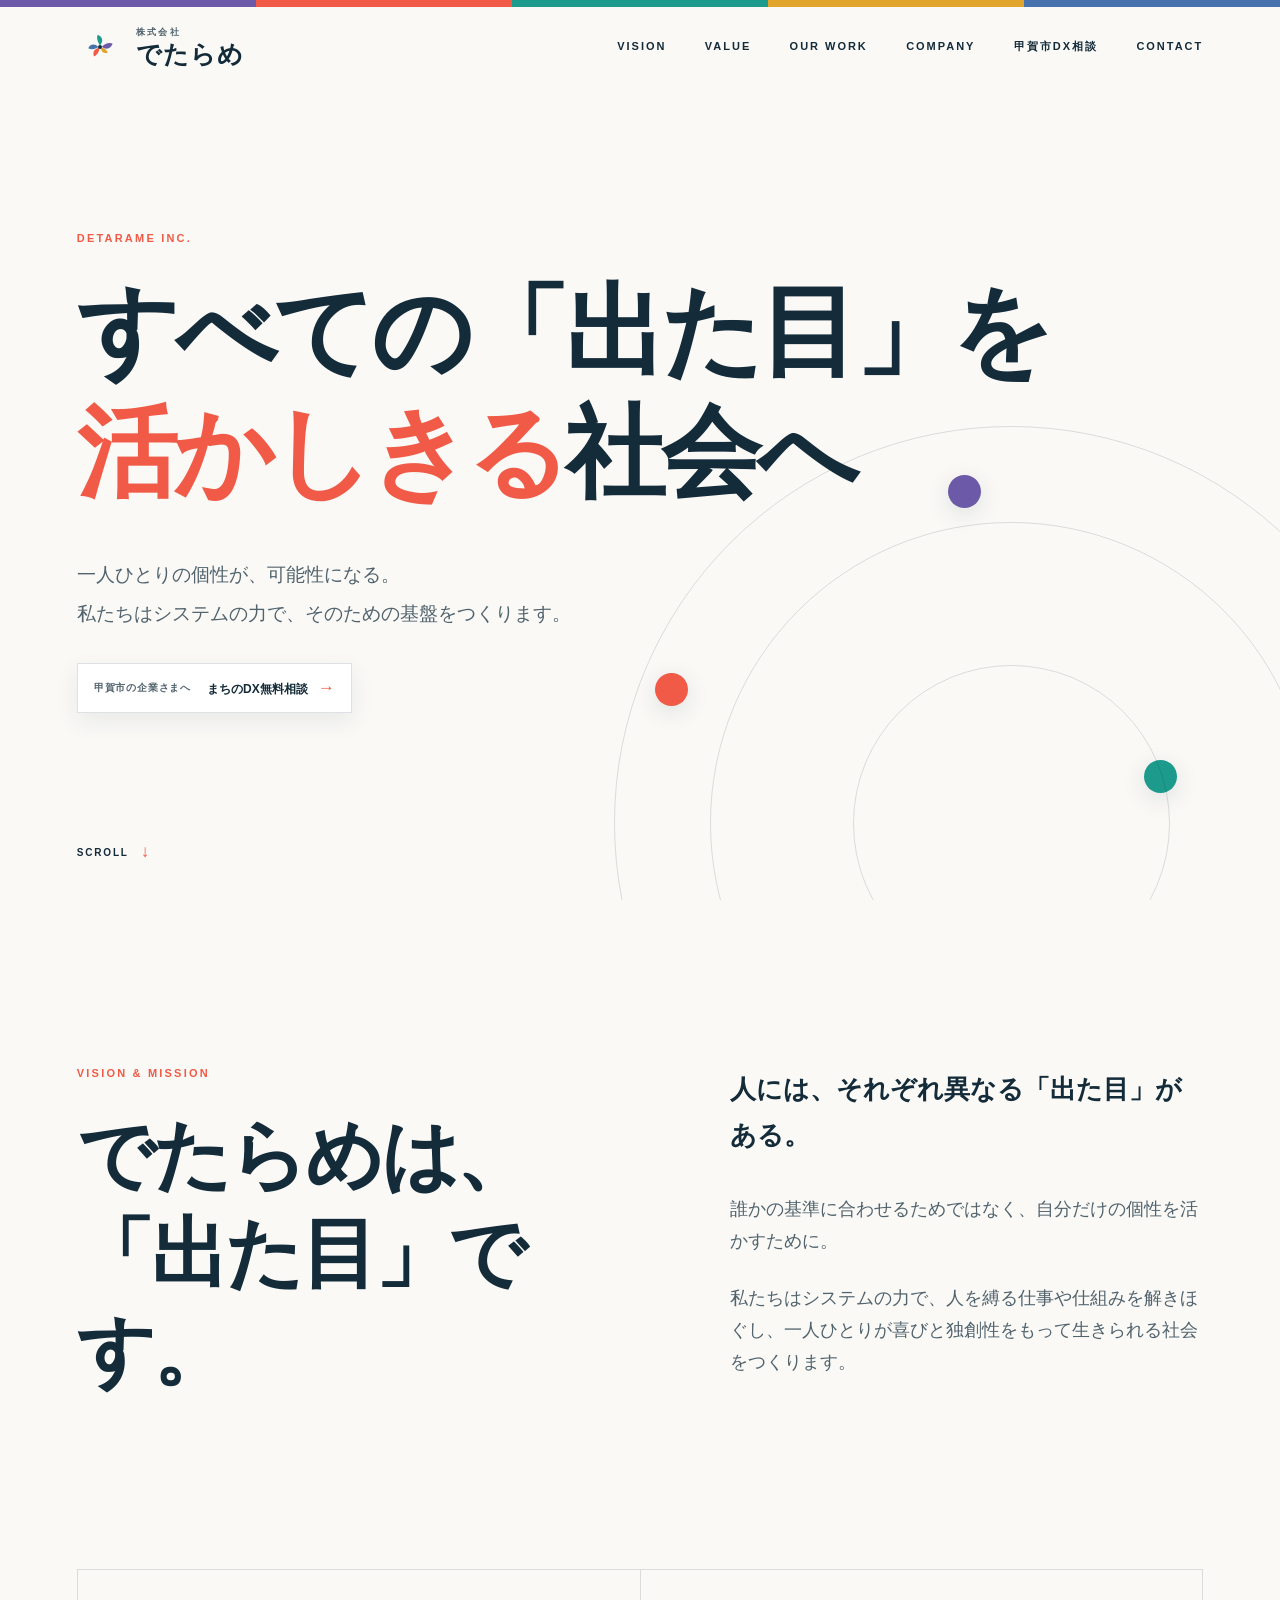
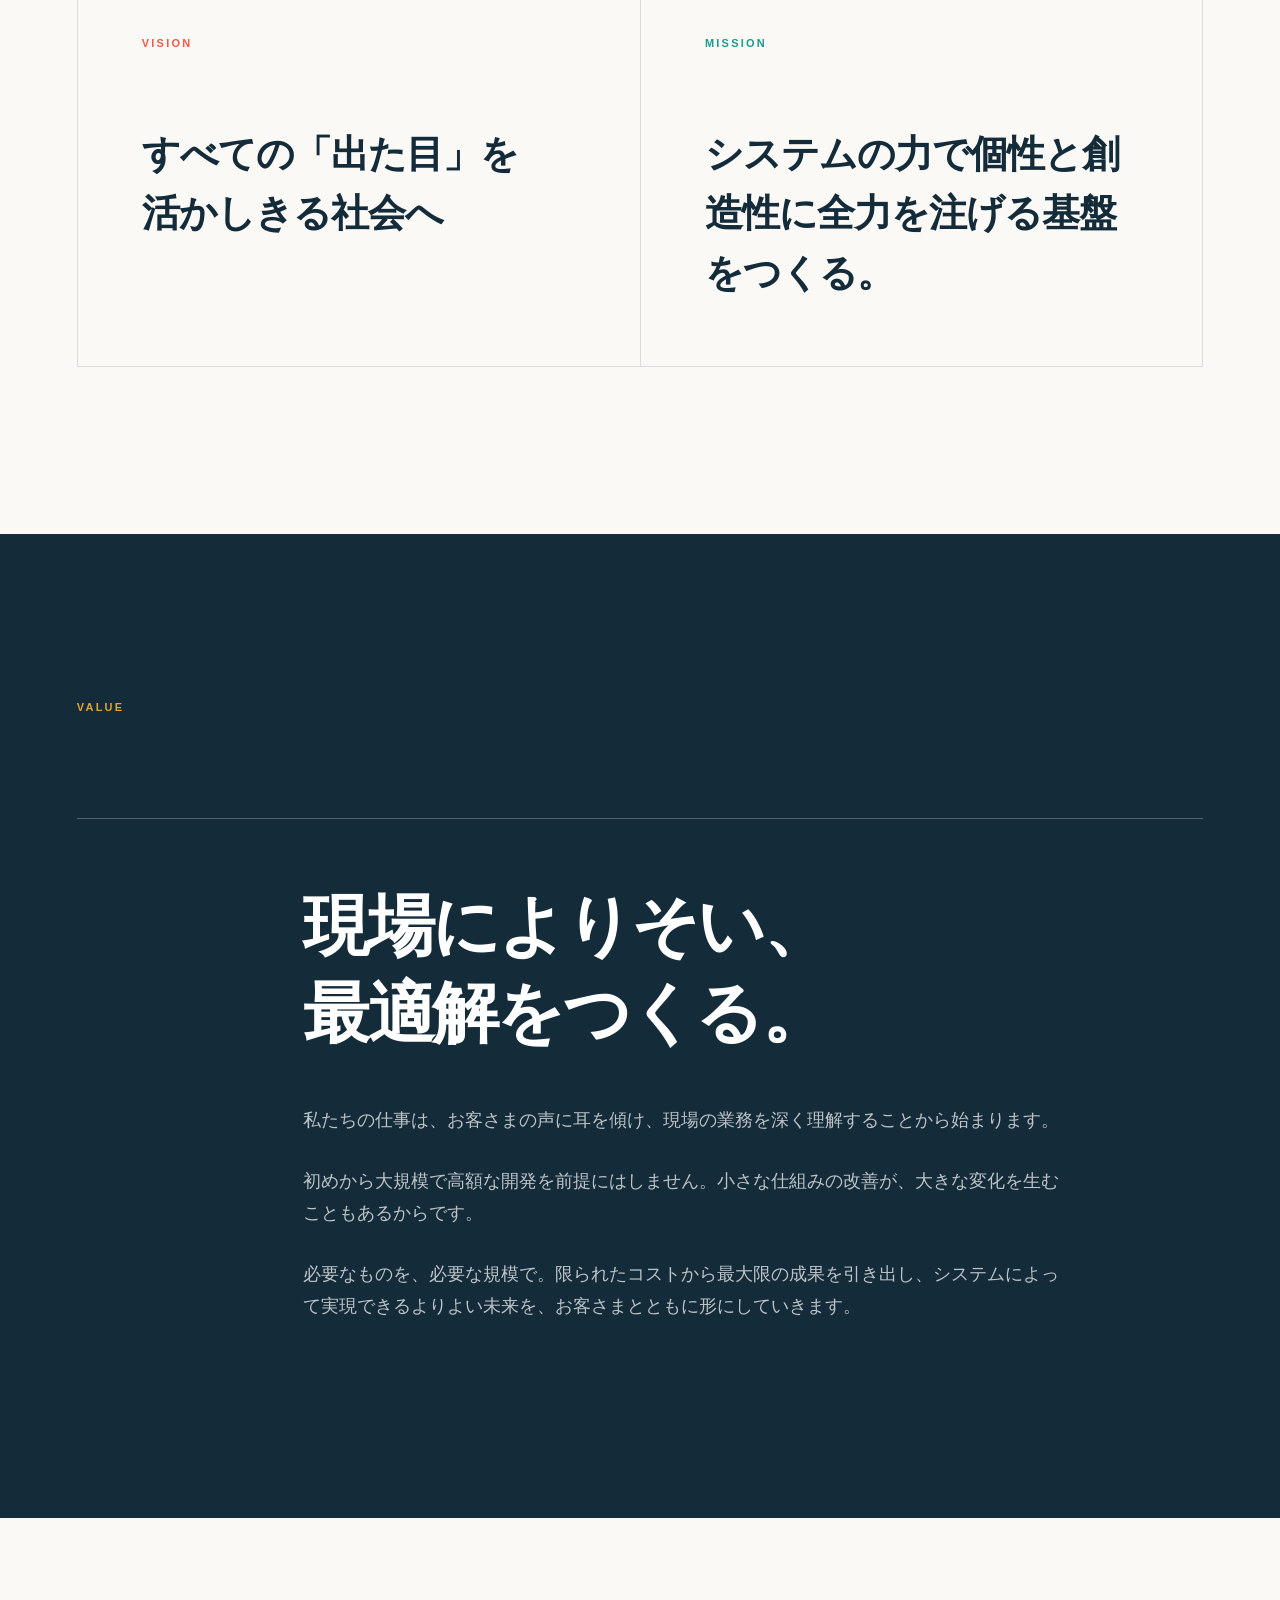
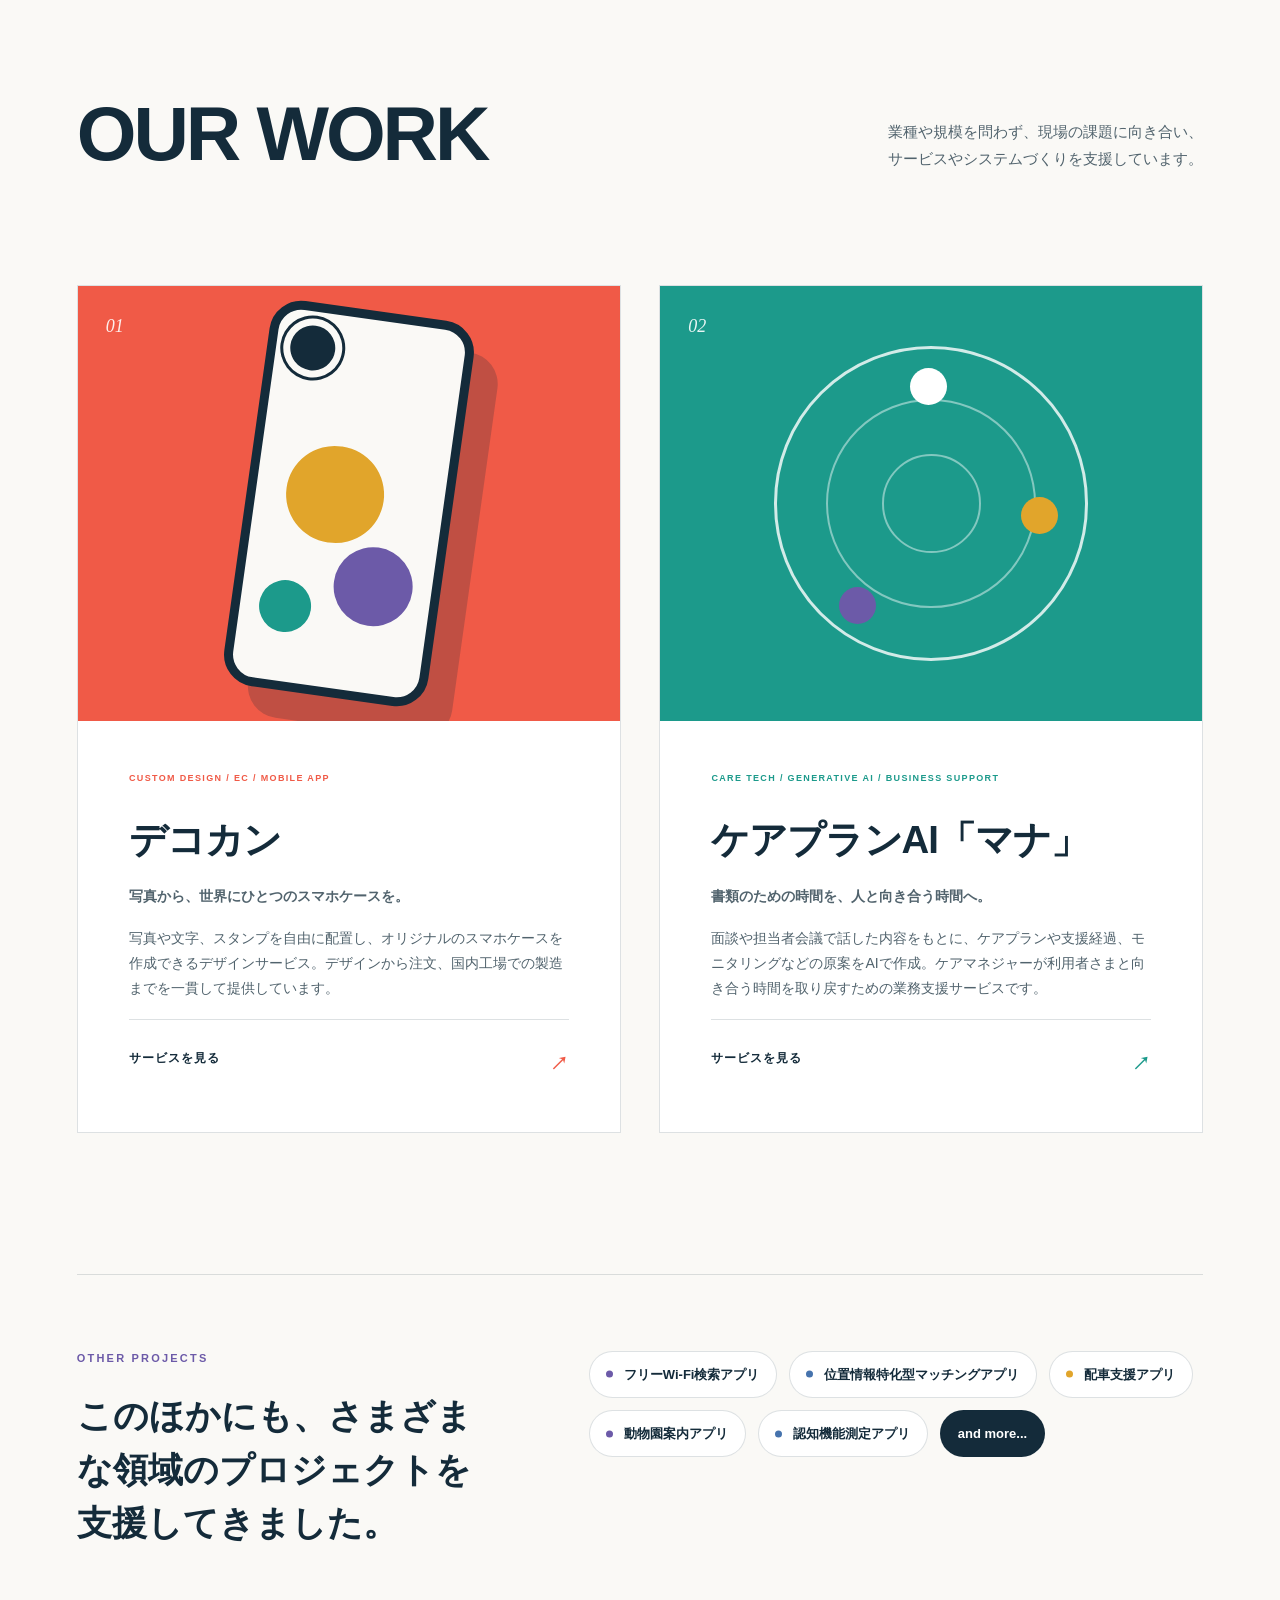
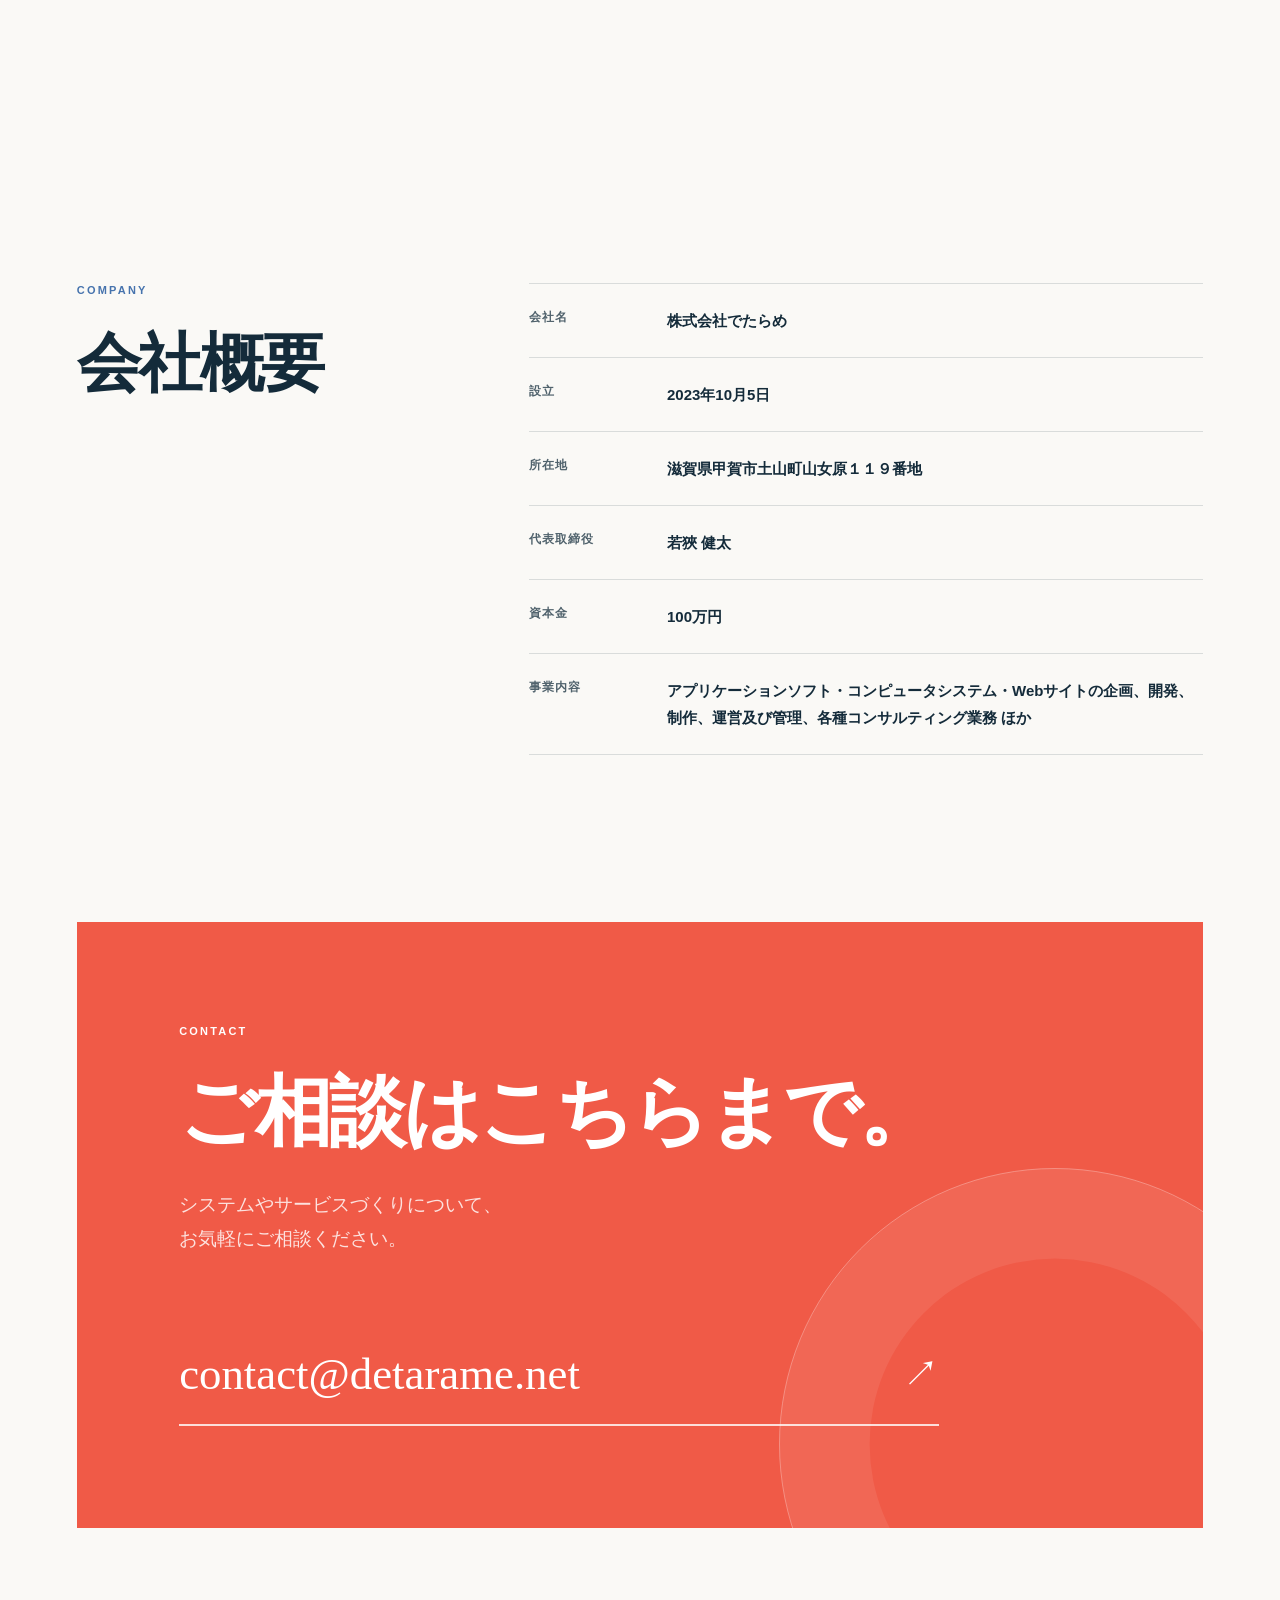
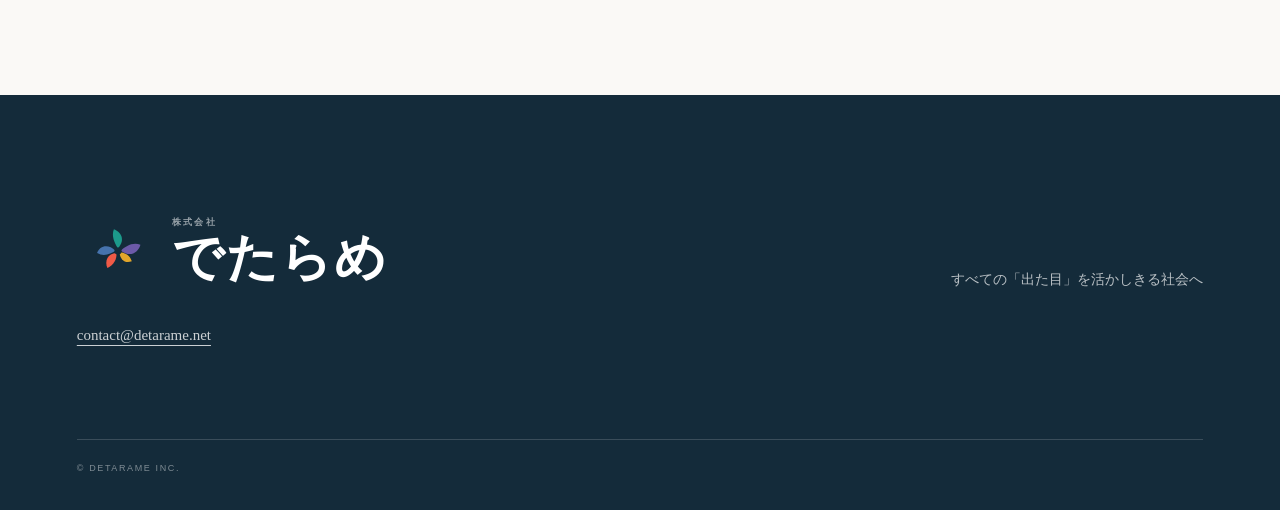
<file: index.html>
<!doctype html>
<html lang="ja">
<head>
  <meta charset="utf-8">
  <meta name="viewport" content="width=device-width, initial-scale=1">
  <meta name="theme-color" content="#FAF9F6">
  <meta name="description" content="すべての「出た目」を活かしきる社会へ。株式会社でたらめは、システムの力で個性と創造性に全力を注げる基盤をつくります。">
  <meta property="og:type" content="website">
  <meta property="og:title" content="株式会社でたらめ">
  <meta property="og:description" content="すべての「出た目」を活かしきる社会へ。">
  <meta property="og:url" content="https://detarame.net/">
  <meta property="og:image" content="https://detarame.net/assets/og.png">
  <meta name="twitter:card" content="summary_large_image">
  <meta name="twitter:title" content="株式会社でたらめ">
  <meta name="twitter:description" content="すべての「出た目」を活かしきる社会へ。">
  <meta name="twitter:image" content="https://detarame.net/assets/og.png">
  <title>株式会社でたらめ｜すべての「出た目」を活かしきる社会へ</title>
  <script>if (!window.matchMedia('(prefers-reduced-motion: reduce)').matches) document.documentElement.classList.add('has-intro');</script>
  <link rel="icon" href="logo/detarame-vision-mark.svg" type="image/svg+xml">
  <link rel="stylesheet" href="site.css">
</head>
<body>
  <a class="skip-link" href="#content">本文へ移動</a>
  <header class="site-header">
    <a class="brand" href="#top" aria-label="株式会社でたらめ トップへ">
      <img src="logo/detarame-vision-mark.svg" alt="" width="52" height="52">
      <span><small>株式会社</small>でたらめ</span>
    </a>
    <nav aria-label="ページ内ナビゲーション">
      <a href="#vision">VISION</a>
      <a href="#value">VALUE</a>
      <a href="#works">OUR WORK</a>
      <a href="#company">COMPANY</a>
      <a href="koka-dx.html">甲賀市DX相談</a>
      <a href="#contact">CONTACT</a>
    </nav>
  </header>

  <main id="content">
    <section class="hero" id="top" aria-labelledby="hero-title">
      <div class="hero-orbit" aria-hidden="true">
        <span class="orbit-dot dot-violet"></span>
        <span class="orbit-dot dot-coral"></span>
        <span class="orbit-dot dot-teal"></span>
        <span class="orbit-dot dot-gold"></span>
        <span class="orbit-dot dot-blue"></span>
      </div>
      <div class="intro-animation" aria-hidden="true">
        <canvas class="intro-canvas"></canvas>
        <svg class="intro-logo" viewBox="0 0 512 512" focusable="false">
          <g transform="translate(256 256)">
            <g class="intro-petal petal-1"><g transform="rotate(-7)"><path d="M18 0 C50 -25 99 -46 144 -22 C123 27 69 50 18 0Z" fill="#6C5AA8"/></g></g>
            <g class="intro-petal petal-2"><g transform="rotate(130.507764) scale(.86)"><path d="M18 0 C45 -31 96 -42 144 -22 C118 31 62 44 18 0Z" fill="#F05A47"/></g></g>
            <g class="intro-petal petal-3"><g transform="rotate(268.015528) scale(.95)"><path d="M18 0 C54 -22 103 -41 144 -22 C126 22 75 55 18 0Z" fill="#1C9A8B"/></g></g>
            <g class="intro-petal petal-4"><g transform="rotate(405.523292) scale(.74)"><path d="M18 0 C42 -29 91 -49 144 -22 C119 34 65 39 18 0Z" fill="#E1A52B"/></g></g>
            <g class="intro-petal petal-5"><g transform="rotate(543.031056) scale(.9)"><path d="M18 0 C48 -20 94 -48 144 -22 C130 29 70 49 18 0Z" fill="#4673AD"/></g></g>
          </g>
          <circle class="intro-core" cx="256" cy="256" r="22" fill="#142B3A"/>
        </svg>
      </div>
      <div class="hero-copy">
        <p class="eyebrow">DETARAME INC.</p>
        <h1 id="hero-title">すべての<span>「出た目」</span>を<span class="hero-vision-line"><strong>活かしきる</strong>社会へ</span></h1>
        <p class="hero-lead">一人ひとりの個性が、可能性になる。<br>私たちはシステムの力で、そのための基盤をつくります。</p>
        <a class="local-dx-link" href="koka-dx.html">
          <span>甲賀市の企業さまへ</span>
          <strong>まちのDX無料相談 <i aria-hidden="true">→</i></strong>
        </a>
      </div>
      <a class="scroll-cue" href="#vision">SCROLL <span aria-hidden="true">↓</span></a>
    </section>

    <section class="philosophy section" id="vision" aria-labelledby="vision-title">
      <div class="section-heading">
        <p class="eyebrow">VISION &amp; MISSION</p>
        <h2 id="vision-title">でたらめは、<br>「出た目」です。</h2>
      </div>
      <div class="philosophy-body">
        <p class="statement">人には、それぞれ異なる「出た目」がある。</p>
        <p>誰かの基準に合わせるためではなく、自分だけの個性を活かすために。</p>
        <p>私たちはシステムの力で、人を縛る仕事や仕組みを解きほぐし、一人ひとりが喜びと独創性をもって生きられる社会をつくります。</p>
      </div>
      <div class="principles">
        <article class="principle principle-vision">
          <p class="principle-label">VISION</p>
          <h3>すべての「出た目」を<br>活かしきる社会へ</h3>
        </article>
        <article class="principle principle-mission">
          <p class="principle-label">MISSION</p>
          <h3>システムの力で個性と創造性に全力を注げる基盤をつくる。</h3>
        </article>
      </div>
    </section>

    <section class="value section" id="value" aria-label="VALUE">
      <div class="section-heading compact">
        <p class="eyebrow">VALUE</p>
      </div>
      <article class="value-card">
        <div class="value-copy">
          <h3>現場によりそい、<br>最適解をつくる。</h3>
          <p>私たちの仕事は、お客さまの声に耳を傾け、現場の業務を深く理解することから始まります。</p>
          <p>初めから大規模で高額な開発を前提にはしません。小さな仕組みの改善が、大きな変化を生むこともあるからです。</p>
          <p>必要なものを、必要な規模で。限られたコストから最大限の成果を引き出し、システムによって実現できるよりよい未来を、お客さまとともに形にしていきます。</p>
        </div>
      </article>
    </section>

    <section class="works section" id="works" aria-labelledby="works-title">
      <div class="section-heading works-heading">
        <div>
          <h2 id="works-title">OUR WORK</h2>
        </div>
        <p>業種や規模を問わず、現場の課題に向き合い、<br>サービスやシステムづくりを支援しています。</p>
      </div>
      <div class="featured-works">
        <a class="work-card work-decocom" href="https://decocom.jp/" target="_blank" rel="noopener noreferrer">
          <div class="work-visual" aria-hidden="true">
            <span class="work-index">01</span>
            <div class="case-shape"><span></span><span></span><span></span></div>
          </div>
          <div class="work-content">
            <p class="work-category">CUSTOM DESIGN / EC / MOBILE APP</p>
            <h3>デコカン</h3>
            <p class="work-catch">写真から、世界にひとつのスマホケースを。</p>
            <p>写真や文字、スタンプを自由に配置し、オリジナルのスマホケースを作成できるデザインサービス。デザインから注文、国内工場での製造までを一貫して提供しています。</p>
            <span class="work-link">サービスを見る <span aria-hidden="true">↗</span></span>
          </div>
        </a>
        <a class="work-card work-mana" href="https://lifeshift-inc.com/service/careplan_ai/" target="_blank" rel="noopener noreferrer">
          <div class="work-visual" aria-hidden="true">
            <span class="work-index">02</span>
            <div class="mana-shape"><span></span><span></span><span></span></div>
          </div>
          <div class="work-content">
            <p class="work-category">CARE TECH / GENERATIVE AI / BUSINESS SUPPORT</p>
            <h3>ケアプランAI「マナ」</h3>
            <p class="work-catch">書類のための時間を、人と向き合う時間へ。</p>
            <p>面談や担当者会議で話した内容をもとに、ケアプランや支援経過、モニタリングなどの原案をAIで作成。ケアマネジャーが利用者さまと向き合う時間を取り戻すための業務支援サービスです。</p>
            <span class="work-link">サービスを見る <span aria-hidden="true">↗</span></span>
          </div>
        </a>
      </div>
      <div class="other-works">
        <div>
          <p class="eyebrow">OTHER PROJECTS</p>
          <h3>このほかにも、さまざまな領域のプロジェクトを支援してきました。</h3>
        </div>
        <ul aria-label="その他のプロジェクト">
          <li>フリーWi-Fi検索アプリ</li>
          <li>位置情報特化型マッチングアプリ</li>
          <li>配車支援アプリ</li>
          <li>動物園案内アプリ</li>
          <li>認知機能測定アプリ</li>
          <li class="and-more">and more...</li>
        </ul>
      </div>
    </section>

    <section class="company section" id="company" aria-labelledby="company-title">
      <div class="section-heading company-heading">
        <p class="eyebrow">COMPANY</p>
        <h2 id="company-title">会社概要</h2>
      </div>
      <dl class="company-profile">
        <div>
          <dt>会社名</dt>
          <dd>株式会社でたらめ</dd>
        </div>
        <div>
          <dt>設立</dt>
          <dd>2023年10月5日</dd>
        </div>
        <div>
          <dt>所在地</dt>
          <dd>滋賀県甲賀市土山町山女原１１９番地</dd>
        </div>
        <div>
          <dt>代表取締役</dt>
          <dd>若狹 健太</dd>
        </div>
        <div>
          <dt>資本金</dt>
          <dd>100万円</dd>
        </div>
        <div>
          <dt>事業内容</dt>
          <dd>アプリケーションソフト・コンピュータシステム・Webサイトの企画、開発、制作、運営及び管理、各種コンサルティング業務 ほか</dd>
        </div>
      </dl>
    </section>

    <section class="contact" id="contact" aria-labelledby="contact-title">
      <div class="contact-inner">
        <p class="eyebrow">CONTACT</p>
        <h2 id="contact-title">ご相談はこちらまで。</h2>
        <p>システムやサービスづくりについて、<br>お気軽にご相談ください。</p>
        <a class="contact-link" href="mailto:contact@detarame.net" aria-label="contact@detarame.net 宛てにメールを送る">
          <span>contact@detarame.net</span>
          <span aria-hidden="true">↗</span>
        </a>
      </div>
    </section>
  </main>

  <footer class="site-footer">
    <a class="footer-brand" href="#top">
      <img src="logo/detarame-vision-mark.svg" alt="" width="76" height="76">
      <span><small>株式会社</small>でたらめ</span>
    </a>
    <p>すべての「出た目」を活かしきる社会へ</p>
    <a class="footer-contact" href="mailto:contact@detarame.net">contact@detarame.net</a>
    <small class="copyright">&copy; DETARAME INC.</small>
  </footer>
  <script type="module">
    if (document.documentElement.classList.contains('has-intro')) {
      import('./intro-dice.js').catch(() => {
        document.documentElement.classList.remove('has-intro');
        document.querySelector('.intro-animation')?.remove();
      });
    }
  </script>
  <script>
    (() => {
      const root = document.documentElement;
      const intro = document.querySelector('.intro-animation');
      if (!root.classList.contains('has-intro') || !intro) return;
      let finished = false;
      const finish = () => {
        if (finished) return;
        finished = true;
        root.classList.remove('has-intro');
        intro.remove();
      };
      intro.addEventListener('animationend', (event) => {
        if (event.target === intro && event.animationName === 'intro-exit') finish();
      });
      window.setTimeout(finish, 5900);
    })();
  </script>
</body>
</html>
</file>
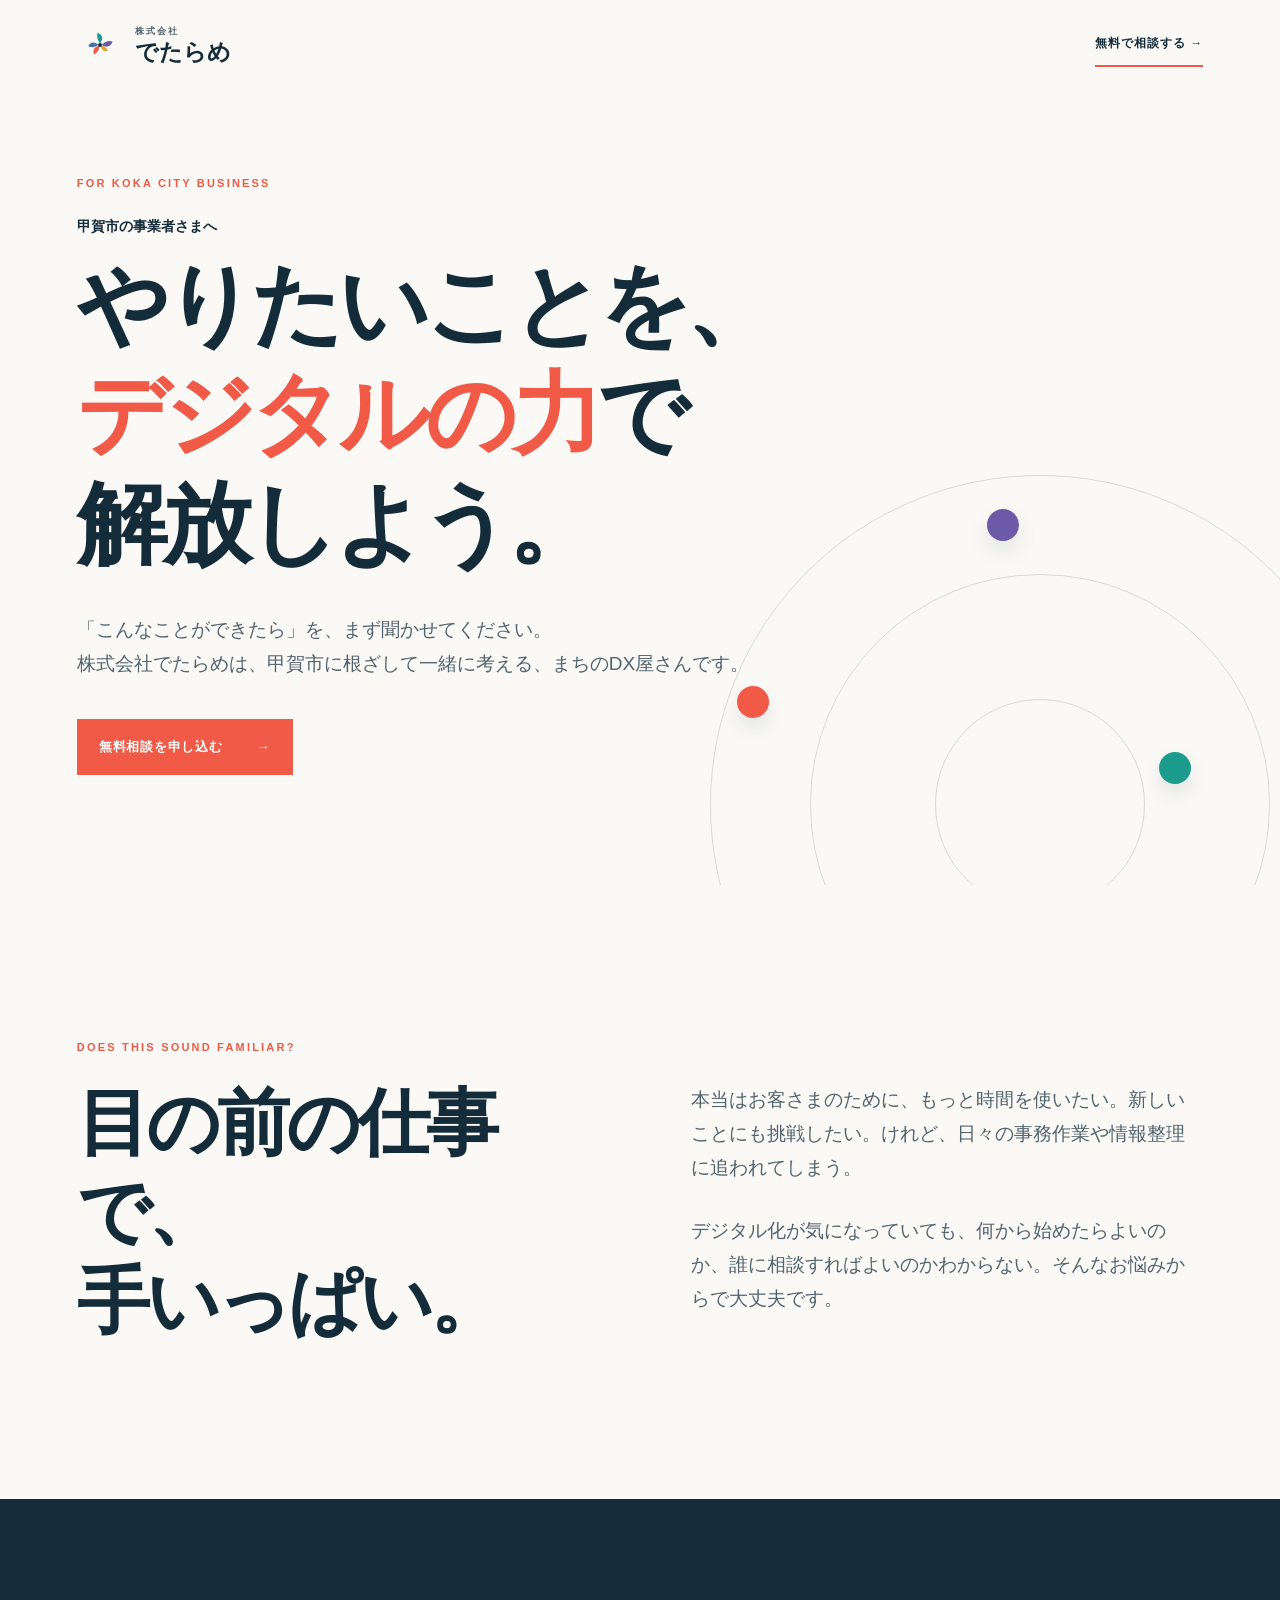
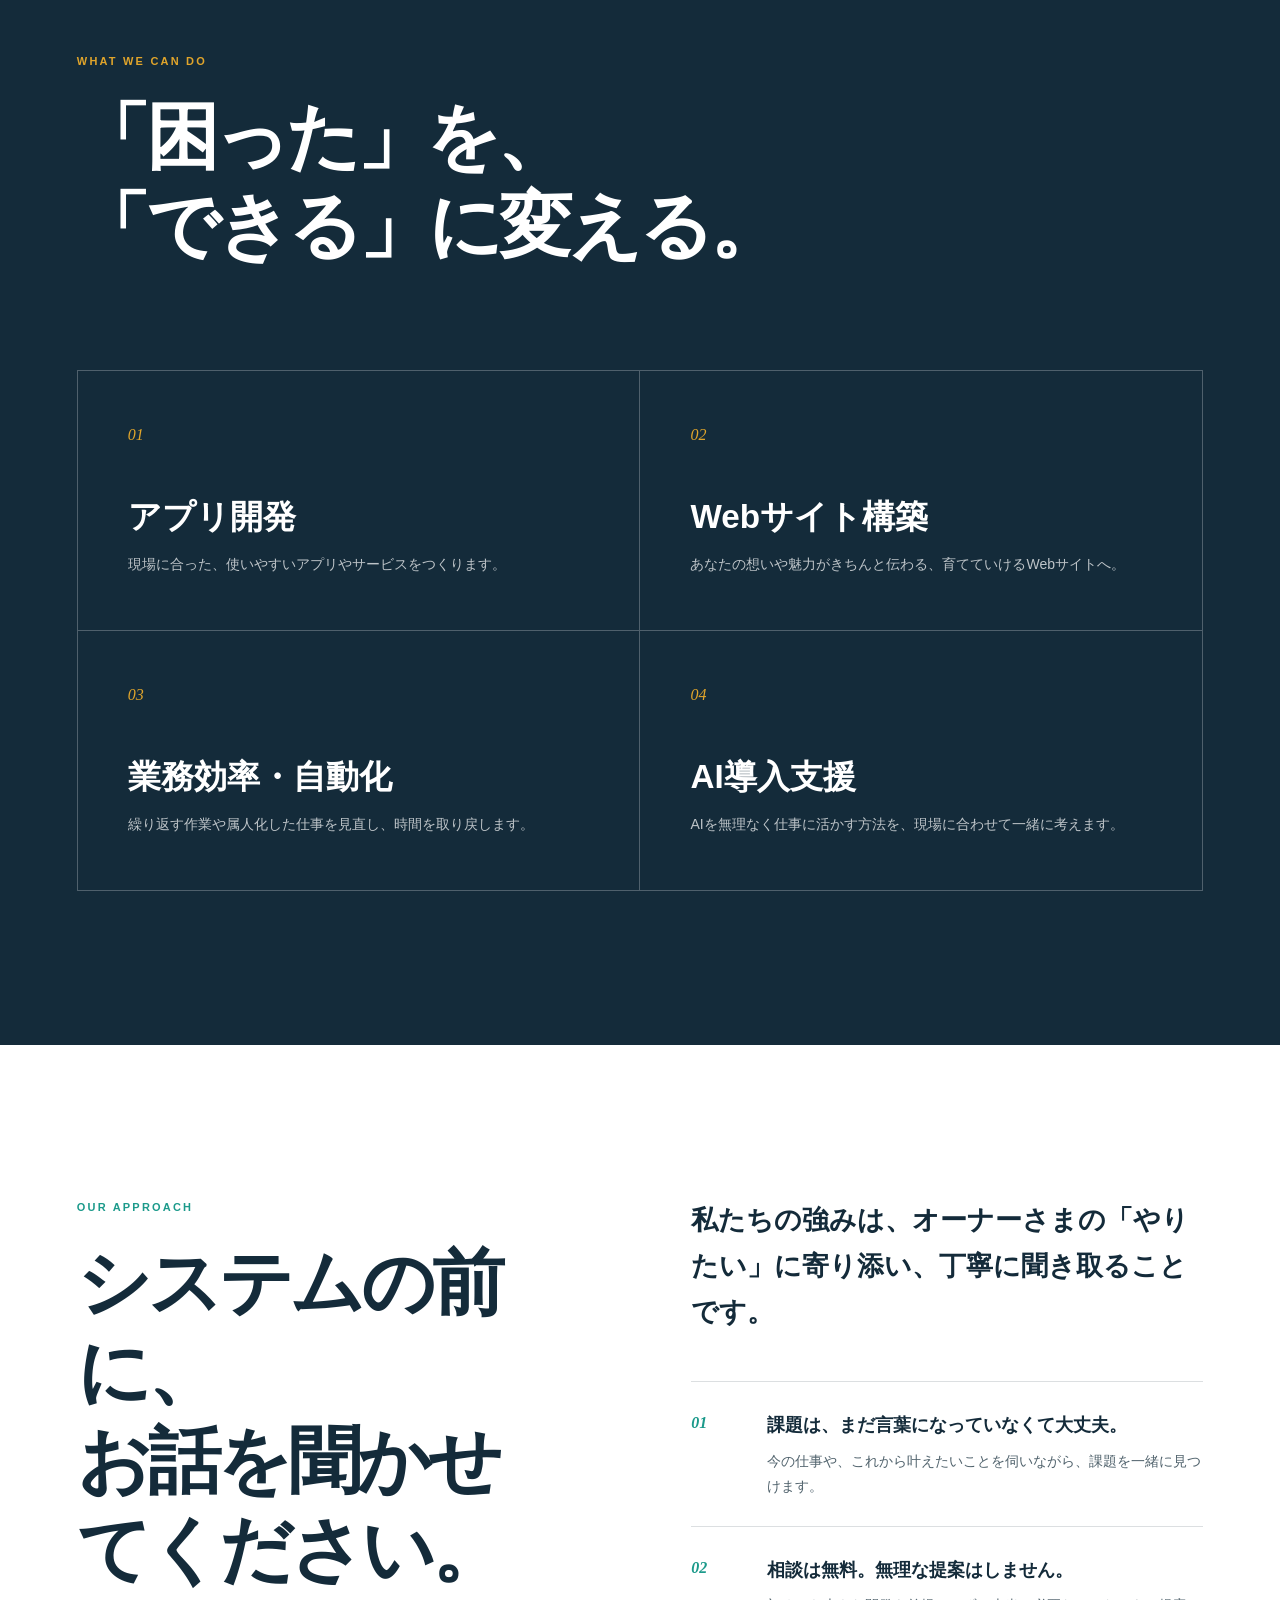
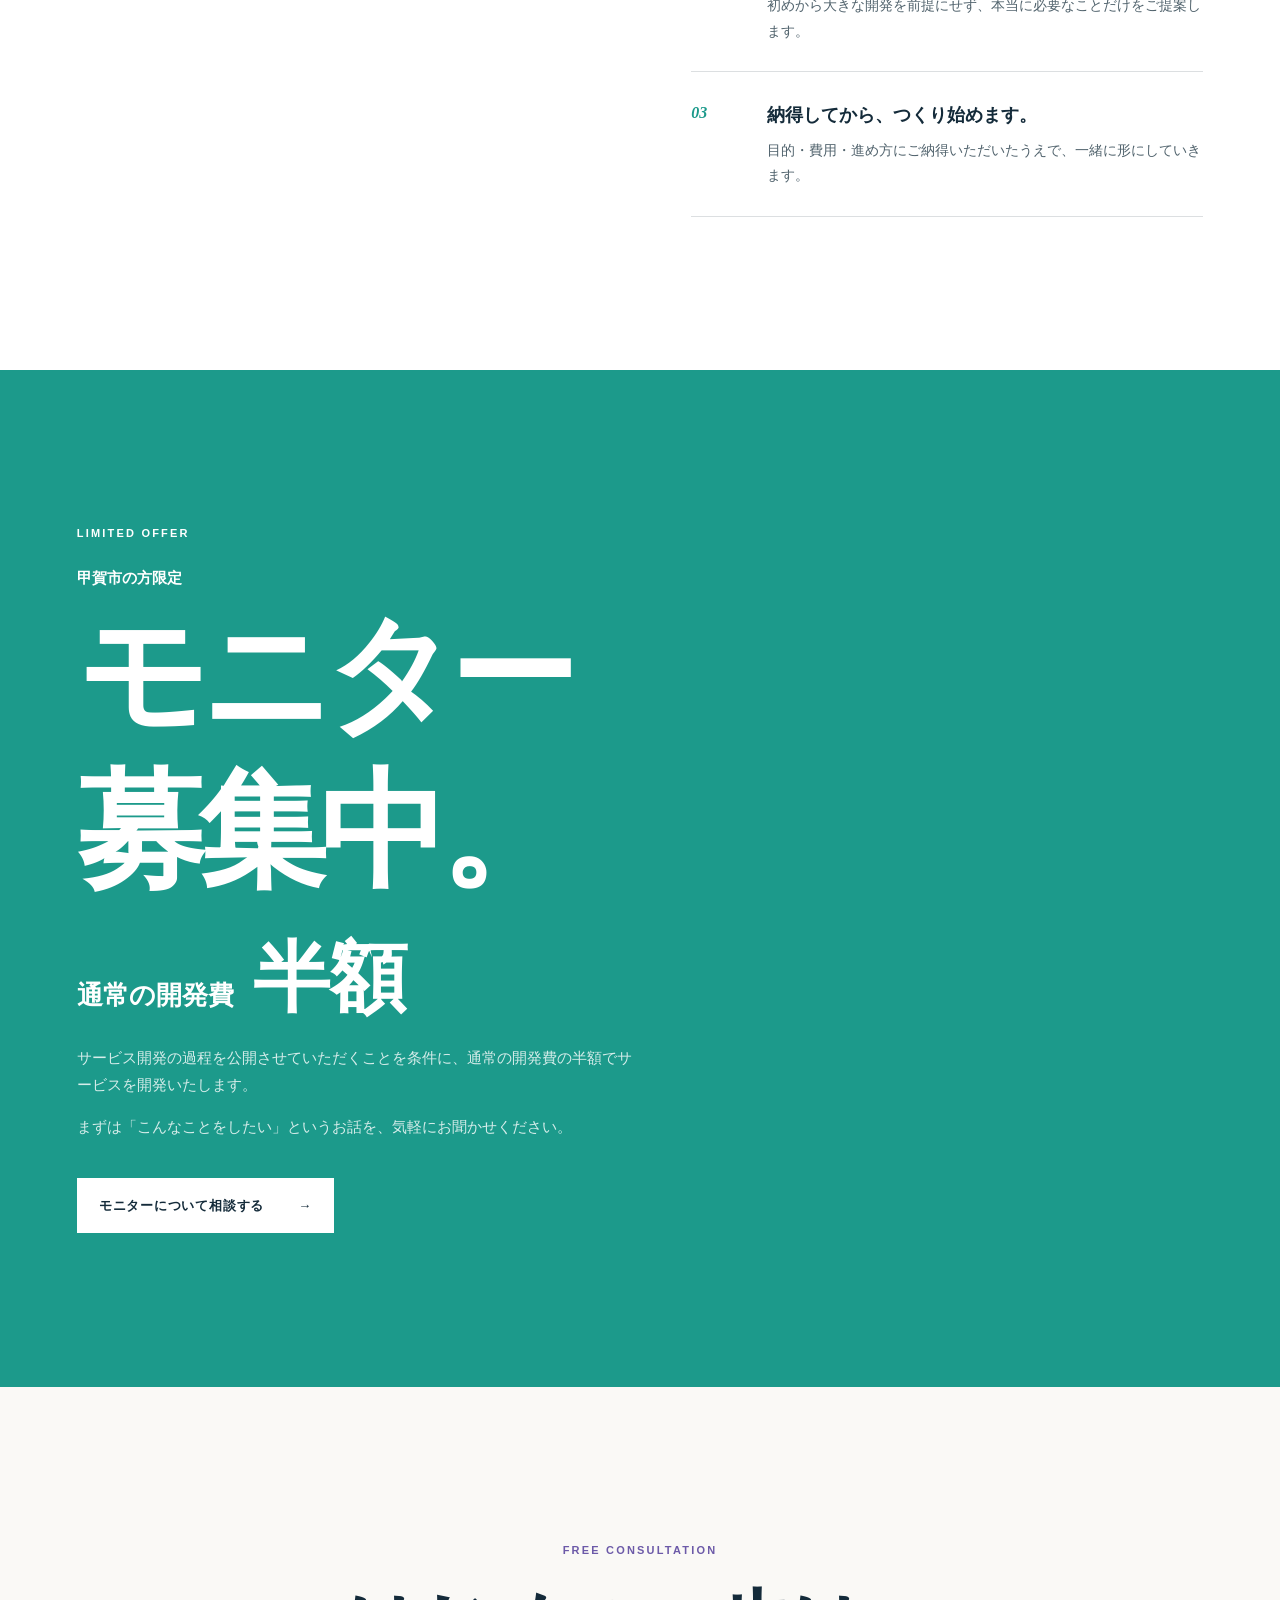
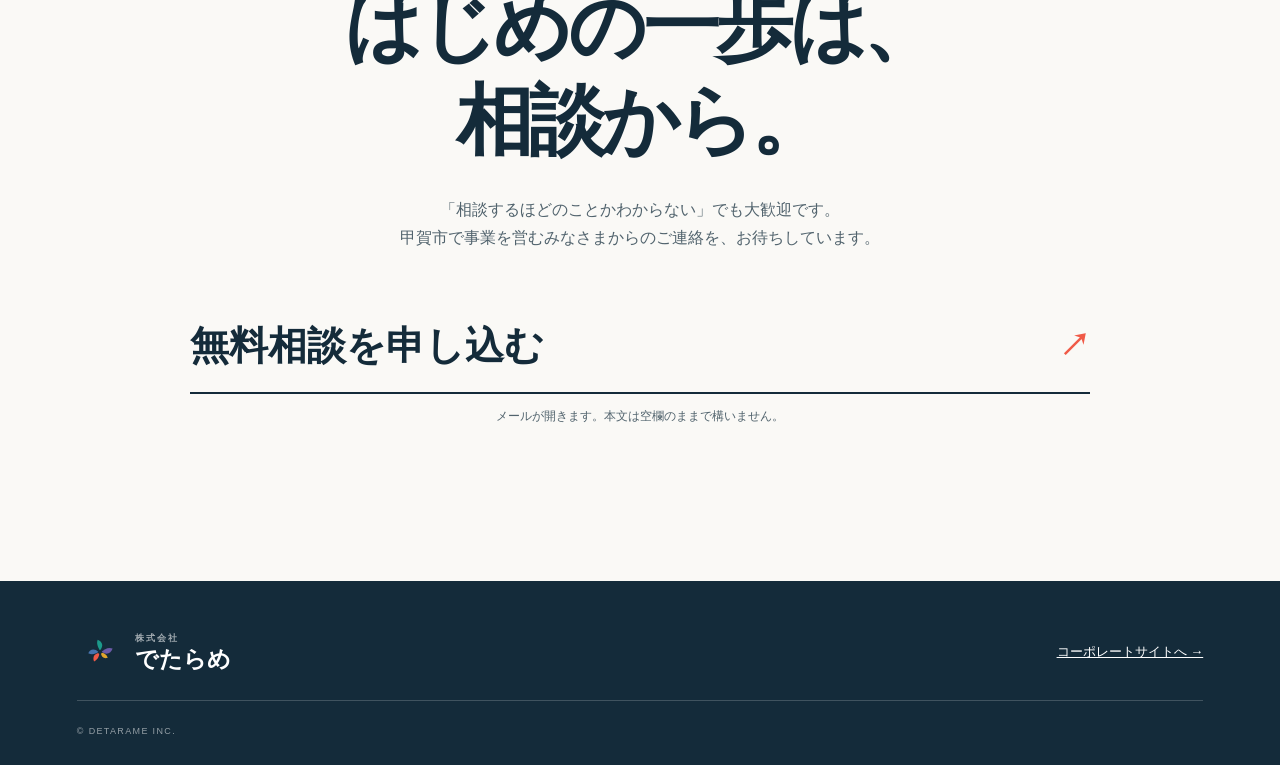
<file: koka-dx.html>
<!doctype html>
<html lang="ja">
<head>
  <meta charset="utf-8">
  <meta name="viewport" content="width=device-width, initial-scale=1">
  <meta name="theme-color" content="#FAF9F6">
  <meta name="description" content="甲賀市の事業者さまへ。株式会社でたらめが、業務・Web・アプリ・AIのお悩みを無料でお聞きし、本当に必要な仕組みをご一緒に考えます。">
  <meta property="og:type" content="website">
  <meta property="og:title" content="甲賀市のまちのDX屋さん｜株式会社でたらめ">
  <meta property="og:description" content="やりたいことを、デジタルの力で解放する。甲賀市の事業者さま限定モニター募集中。">
  <meta property="og:url" content="https://detarame.net/koka-dx.html">
  <meta property="og:image" content="https://detarame.net/assets/og.png">
  <title>甲賀市のまちのDX屋さん｜株式会社でたらめ</title>
  <link rel="icon" href="logo/detarame-vision-mark.svg" type="image/svg+xml">
  <link rel="stylesheet" href="koka-dx.css">
</head>
<body>
  <a class="skip-link" href="#content">本文へ移動</a>
  <header class="site-header">
    <a class="brand" href="index.html" aria-label="株式会社でたらめ トップへ"><img src="logo/detarame-vision-mark.svg" alt="" width="46" height="46"><span><small>株式会社</small>でたらめ</span></a>
    <a class="header-cta" href="#apply">無料で相談する <span aria-hidden="true">→</span></a>
  </header>
  <main id="content">
    <section class="hero" aria-labelledby="hero-title">
      <div class="hero-art" aria-hidden="true"><i></i><i></i><i></i><i></i><i></i></div>
      <div class="inner hero-inner">
        <p class="eyebrow">FOR KOKA CITY BUSINESS</p><p class="kicker">甲賀市の事業者さまへ</p>
        <h1 id="hero-title">やりたいことを、<br><em>デジタルの力</em>で<br>解放しよう。</h1>
        <p class="hero-lead">「こんなことができたら」を、まず聞かせてください。<br>株式会社でたらめは、甲賀市に根ざして一緒に考える、まちのDX屋さんです。</p>
        <a class="button button-coral" href="#apply">無料相談を申し込む <span aria-hidden="true">→</span></a>
      </div>
    </section>
    <section class="empathy section" aria-labelledby="empathy-title"><div class="inner split"><div><p class="eyebrow">DOES THIS SOUND FAMILIAR?</p><h2 id="empathy-title">目の前の仕事で、<br>手いっぱい。</h2></div><div class="empathy-copy"><p>本当はお客さまのために、もっと時間を使いたい。新しいことにも挑戦したい。けれど、日々の事務作業や情報整理に追われてしまう。</p><p>デジタル化が気になっていても、何から始めたらよいのか、誰に相談すればよいのかわからない。そんなお悩みからで大丈夫です。</p></div></div></section>
    <section class="services section" aria-labelledby="services-title"><div class="inner"><p class="eyebrow">WHAT WE CAN DO</p><h2 id="services-title">「困った」を、<br>「できる」に変える。</h2><div class="service-grid"><article><span>01</span><h3>アプリ開発</h3><p>現場に合った、使いやすいアプリやサービスをつくります。</p></article><article><span>02</span><h3>Webサイト構築</h3><p>あなたの想いや魅力がきちんと伝わる、育てていけるWebサイトへ。</p></article><article><span>03</span><h3>業務効率・自動化</h3><p>繰り返す作業や属人化した仕事を見直し、時間を取り戻します。</p></article><article><span>04</span><h3>AI導入支援</h3><p>AIを無理なく仕事に活かす方法を、現場に合わせて一緒に考えます。</p></article></div></div></section>
    <section class="approach section" aria-labelledby="approach-title"><div class="inner split"><div><p class="eyebrow">OUR APPROACH</p><h2 id="approach-title">システムの前に、<br>お話を聞かせてください。</h2></div><div class="approach-copy"><p class="large">私たちの強みは、オーナーさまの「やりたい」に寄り添い、丁寧に聞き取ることです。</p><ol><li><b>01</b><div><h3>課題は、まだ言葉になっていなくて大丈夫。</h3><p>今の仕事や、これから叶えたいことを伺いながら、課題を一緒に見つけます。</p></div></li><li><b>02</b><div><h3>相談は無料。無理な提案はしません。</h3><p>初めから大きな開発を前提にせず、本当に必要なことだけをご提案します。</p></div></li><li><b>03</b><div><h3>納得してから、つくり始めます。</h3><p>目的・費用・進め方にご納得いただいたうえで、一緒に形にしていきます。</p></div></li></ol></div></div></section>
    <section class="monitor section" aria-labelledby="monitor-title"><div class="inner monitor-inner"><p class="eyebrow">LIMITED OFFER</p><p class="monitor-label">甲賀市の方限定</p><h2 id="monitor-title">モニター<br>募集中。</h2><p class="monitor-price">通常の開発費 <strong>半額</strong></p><div class="monitor-detail"><p>サービス開発の過程を公開させていただくことを条件に、通常の開発費の半額でサービスを開発いたします。</p><p>まずは「こんなことをしたい」というお話を、気軽にお聞かせください。</p></div><a class="button button-light" href="#apply">モニターについて相談する <span aria-hidden="true">→</span></a></div></section>
    <section class="apply section" id="apply" aria-labelledby="apply-title"><div class="inner apply-inner"><p class="eyebrow">FREE CONSULTATION</p><h2 id="apply-title">はじめの一歩は、<br>相談から。</h2><p>「相談するほどのことかわからない」でも大歓迎です。<br>甲賀市で事業を営むみなさまからのご連絡を、お待ちしています。</p><a class="email-link" href="mailto:contact@detarame.net?subject=%E7%94%B2%E8%B3%80%E5%B8%82DX%E7%84%A1%E6%96%99%E7%9B%B8%E8%AB%87%E3%81%AE%E7%94%B3%E3%81%97%E8%BE%BC%E3%81%BF"><span>無料相談を申し込む</span><b aria-hidden="true">↗</b></a><small>メールが開きます。本文は空欄のままで構いません。</small></div></section>
  </main>
  <footer><a class="brand" href="index.html"><img src="logo/detarame-vision-mark.svg" alt="" width="46" height="46"><span><small>株式会社</small>でたらめ</span></a><a href="index.html">コーポレートサイトへ →</a><small>© DETARAME INC.</small></footer>
</body>
</html>
</file>
<file: site.css>
:root {
  --ink: #142b3a;
  --ink-soft: #51636d;
  --canvas: #faf9f6;
  --paper: #fff;
  --line: rgba(20, 43, 58, .14);
  --violet: #6c5aa8;
  --coral: #f05a47;
  --teal: #1c9a8b;
  --gold: #e1a52b;
  --blue: #4673ad;
  --section-pad: clamp(88px, 13vw, 180px);
  --side-pad: clamp(22px, 6vw, 88px);
  --max-width: 1320px;
}

* { box-sizing: border-box; }
html { scroll-behavior: smooth; }
body {
  margin: 0;
  color: var(--ink);
  background: var(--canvas);
  font-family: "Hiragino Sans", "Yu Gothic", "YuGothic", "Noto Sans JP", sans-serif;
  font-feature-settings: "palt" 1;
  line-height: 1.8;
  -webkit-font-smoothing: antialiased;
}
a { color: inherit; }

.intro-animation {
  display: none;
}
.has-intro .intro-animation {
  position: absolute;
  right: clamp(18px, 3vw, 64px);
  bottom: 46px;
  z-index: 0;
  display: grid;
  width: min(44vw, 620px);
  height: min(68vh, 650px);
  overflow: hidden;
  place-items: center;
  pointer-events: none;
  animation: intro-exit .7s 5.1s cubic-bezier(.6, 0, .8, 1) forwards;
}
.intro-canvas {
  position: absolute;
  inset: 0;
  z-index: 2;
  width: 100%;
  height: 100%;
  opacity: 1;
  animation: canvas-vanish .25s 3.7s ease-out forwards;
}

.intro-logo {
  position: absolute;
  z-index: 3;
  top: 50%;
  left: 50%;
  width: clamp(190px, 24vw, 310px);
  height: auto;
  overflow: visible;
  opacity: 0;
  translate: -50% -50%;
  transform: scale(.82);
  animation: logo-arrive .7s 3.62s cubic-bezier(.16, 1, .3, 1) forwards;
}
.intro-petal {
  opacity: 0;
  transform: scale(0) rotate(-34deg);
  transform-origin: 0 0;
  animation: petal-bloom .68s cubic-bezier(.16, 1.35, .3, 1) forwards;
}
.petal-1 { animation-delay: 3.68s; }
.petal-2 { animation-delay: 3.74s; }
.petal-3 { animation-delay: 3.80s; }
.petal-4 { animation-delay: 3.86s; }
.petal-5 { animation-delay: 3.92s; }
.intro-core {
  opacity: 0;
  transform: scale(.3);
  transform-box: fill-box;
  transform-origin: center;
  animation: core-appear .22s 3.60s ease-out forwards;
}

@keyframes canvas-vanish {
  to { opacity: 0; }
}
@keyframes logo-arrive {
  0% { opacity: 0; transform: scale(.82); }
  100% { opacity: 1; transform: scale(1); }
}
@keyframes petal-bloom {
  0% { opacity: 0; transform: scale(0) rotate(-34deg); }
  62% { opacity: 1; }
  100% { opacity: 1; transform: scale(1) rotate(0); }
}
@keyframes core-appear {
  to { opacity: 1; transform: scale(1); }
}
@keyframes intro-exit {
  to { opacity: 0; visibility: hidden; }
}

.skip-link {
  position: fixed;
  top: 8px;
  left: 8px;
  z-index: 100;
  padding: 8px 14px;
  color: var(--paper);
  background: var(--ink);
  transform: translateY(-150%);
}
.skip-link:focus { transform: none; }

.site-header {
  position: absolute;
  inset: 0 0 auto;
  z-index: 10;
  display: flex;
  align-items: center;
  justify-content: space-between;
  max-width: calc(var(--max-width) + var(--side-pad) * 2);
  margin: auto;
  padding: 24px var(--side-pad);
}

.brand,
.footer-brand {
  display: inline-flex;
  align-items: center;
  gap: 13px;
  font-size: 25px;
  font-weight: 700;
  line-height: 1;
  letter-spacing: .04em;
  text-decoration: none;
}
.brand img { width: 46px; height: 46px; }
.brand small,
.footer-brand small {
  display: block;
  margin-bottom: 5px;
  color: var(--ink-soft);
  font-size: 9px;
  letter-spacing: .25em;
}
.site-header nav { display: flex; gap: clamp(20px, 3vw, 44px); }
.site-header nav a {
  position: relative;
  font-size: 11px;
  font-weight: 800;
  letter-spacing: .18em;
  text-decoration: none;
}
.site-header nav a::after {
  position: absolute;
  right: 0;
  bottom: -7px;
  left: 0;
  height: 2px;
  content: "";
  background: var(--coral);
  transform: scaleX(0);
  transform-origin: left;
  transition: transform 200ms ease;
}
.site-header nav a:hover::after,
.site-header nav a:focus-visible::after { transform: scaleX(1); }

.hero {
  position: relative;
  display: grid;
  min-height: 100svh;
  align-items: center;
  overflow: hidden;
  padding: 140px var(--side-pad) 96px;
  isolation: isolate;
}
.hero::before {
  position: absolute;
  inset: 0 0 auto;
  z-index: -2;
  height: 7px;
  content: "";
  background: linear-gradient(90deg, var(--violet) 0 20%, var(--coral) 20% 40%, var(--teal) 40% 60%, var(--gold) 60% 80%, var(--blue) 80%);
}
.hero-copy {
  position: relative;
  z-index: 1;
  width: min(100%, var(--max-width));
  margin: 0 auto;
  animation: rise 800ms cubic-bezier(.2, .8, .2, 1) both;
}
.eyebrow {
  margin: 0 0 24px;
  color: var(--coral);
  font-size: 11px;
  font-weight: 800;
  line-height: 1.4;
  letter-spacing: .2em;
}
.hero h1 {
  max-width: 1060px;
  margin: 0;
  font-size: clamp(45px, 7.8vw, 112px);
  font-weight: 650;
  line-height: 1.22;
  letter-spacing: -.04em;
}
.hero h1 span { white-space: nowrap; }
.hero h1 .hero-vision-line { display: block; }
.hero h1 strong {
  color: var(--coral);
  font: inherit;
  font-weight: 650;
}
.hero-lead {
  margin: 42px 0 0;
  color: var(--ink-soft);
  font-size: clamp(15px, 1.5vw, 20px);
  font-weight: 500;
  line-height: 2;
}
.local-dx-link {
  display: inline-flex;
  gap: 16px;
  align-items: center;
  margin-top: 30px;
  padding: 12px 16px;
  color: var(--ink);
  font-size: 12px;
  font-weight: 700;
  line-height: 1.4;
  text-decoration: none;
  background: var(--paper);
  border: 1px solid var(--line);
  box-shadow: 0 8px 24px rgba(20, 43, 58, .08);
  transition: transform 200ms ease, box-shadow 200ms ease;
}
.local-dx-link span { color: var(--ink-soft); font-size: 10px; letter-spacing: .08em; }
.local-dx-link strong { font: inherit; }
.local-dx-link i { margin-left: 7px; color: var(--coral); font-size: 17px; font-style: normal; }
.local-dx-link:hover,
.local-dx-link:focus-visible { box-shadow: 0 14px 32px rgba(20, 43, 58, .14); transform: translateY(-3px); }
.hero-orbit {
  position: absolute;
  right: clamp(-250px, -10vw, -100px);
  bottom: clamp(-330px, -25vw, -180px);
  z-index: -1;
  width: clamp(560px, 62vw, 980px);
  aspect-ratio: 1;
  border: 1px solid var(--line);
  border-radius: 50%;
}
.hero-orbit::before,
.hero-orbit::after {
  position: absolute;
  content: "";
  border: 1px solid var(--line);
  border-radius: 50%;
  inset: 12%;
}
.hero-orbit::after { inset: 30%; }
.orbit-dot {
  position: absolute;
  width: clamp(18px, 2.6vw, 38px);
  aspect-ratio: 1;
  border-radius: 50%;
  box-shadow: 0 6px 24px rgba(20, 43, 58, .12);
}
.dot-violet { top: 6%; left: 42%; background: var(--violet); }
.dot-coral { top: 31%; left: 5%; background: var(--coral); }
.dot-teal { top: 42%; right: 29%; background: var(--teal); }
.dot-gold { right: 6%; bottom: 29%; background: var(--gold); }
.dot-blue { bottom: 3%; left: 36%; background: var(--blue); }
.scroll-cue {
  position: absolute;
  bottom: 32px;
  left: var(--side-pad);
  display: flex;
  gap: 12px;
  align-items: center;
  font-size: 10px;
  font-weight: 700;
  letter-spacing: .18em;
  text-decoration: none;
}
.scroll-cue span { color: var(--coral); font-size: 17px; }

.section {
  max-width: calc(var(--max-width) + var(--side-pad) * 2);
  margin: 0 auto;
  padding: var(--section-pad) var(--side-pad);
}
.section-heading h2 {
  margin: 0;
  font-size: clamp(42px, 6vw, 84px);
  font-weight: 650;
  line-height: 1.28;
  letter-spacing: -.04em;
}
.philosophy {
  display: grid;
  grid-template-columns: minmax(0, 1fr) minmax(320px, .9fr);
  gap: clamp(64px, 10vw, 150px);
}
.philosophy-body {
  align-self: end;
  color: var(--ink-soft);
  font-size: clamp(15px, 1.4vw, 18px);
}
.philosophy-body p { margin: 0 0 1.35em; }
.philosophy-body .statement {
  color: var(--ink);
  font-size: clamp(20px, 2vw, 27px);
  font-weight: 700;
}
.principles {
  display: grid;
  grid-column: 1 / -1;
  grid-template-columns: 1fr 1fr;
  margin-top: clamp(12px, 3vw, 44px);
  border: 1px solid var(--line);
}
.principle { min-height: 330px; padding: clamp(32px, 5vw, 70px); }
.principle + .principle { border-left: 1px solid var(--line); }
.principle-label {
  margin: 0 0 70px;
  font-size: 11px;
  font-weight: 800;
  letter-spacing: .2em;
}
.principle-vision .principle-label { color: var(--coral); }
.principle-mission .principle-label { color: var(--teal); }
.principle h3 {
  margin: 0;
  font-size: clamp(25px, 3vw, 40px);
  font-weight: 650;
  line-height: 1.55;
  letter-spacing: -.025em;
}

.value {
  max-width: none;
  color: var(--paper);
  background: var(--ink);
}
.value > * { width: min(100%, var(--max-width)); margin-right: auto; margin-left: auto; }
.value .eyebrow { color: var(--gold); }
.value-card {
  margin-top: clamp(54px, 8vw, 110px);
  padding-top: clamp(36px, 5vw, 70px);
  border-top: 1px solid rgba(255, 255, 255, .25);
}
.value-copy { width: min(100%, 900px); margin-left: auto; }
.value-copy h3 {
  margin: 0 0 48px;
  font-size: clamp(36px, 5.2vw, 72px);
  font-weight: 650;
  line-height: 1.3;
  letter-spacing: -.04em;
}
.value-copy p {
  max-width: 760px;
  margin: 0 0 1.6em;
  color: rgba(255, 255, 255, .72);
  font-size: clamp(15px, 1.4vw, 18px);
}

.works-heading {
  display: flex;
  align-items: end;
  justify-content: space-between;
  gap: 40px;
  margin-bottom: clamp(60px, 8vw, 110px);
}
.works-heading > p { margin: 0 0 10px; color: var(--ink-soft); font-size: 15px; }
.featured-works {
  display: grid;
  grid-template-columns: 1fr 1fr;
  gap: clamp(24px, 3vw, 44px);
}
.work-card {
  display: flex;
  min-width: 0;
  flex-direction: column;
  background: var(--paper);
  border: 1px solid var(--line);
  text-decoration: none;
  transition: transform 240ms ease, box-shadow 240ms ease;
}
.work-card:hover,
.work-card:focus-visible {
  box-shadow: 0 24px 70px rgba(20, 43, 58, .12);
  transform: translateY(-8px);
}
.work-visual {
  position: relative;
  display: grid;
  min-height: clamp(280px, 34vw, 470px);
  overflow: hidden;
  place-items: center;
}
.work-index {
  position: absolute;
  top: 24px;
  left: 28px;
  z-index: 2;
  color: rgba(255, 255, 255, .9);
  font-family: Georgia, "Times New Roman", serif;
  font-size: 18px;
  font-style: italic;
}
.work-decocom .work-visual { background: var(--coral); }
.case-shape {
  position: relative;
  width: 38%;
  min-width: 150px;
  aspect-ratio: .53;
  background: var(--canvas);
  border: 9px solid var(--ink);
  border-radius: 32px;
  box-shadow: 28px 28px 0 rgba(20, 43, 58, .22);
  transform: rotate(8deg);
}
.case-shape::before {
  position: absolute;
  top: 14px;
  left: 14px;
  width: 24%;
  aspect-ratio: 1;
  content: "";
  background: var(--ink);
  border-radius: 50%;
  box-shadow: 0 0 0 7px var(--canvas), 0 0 0 10px var(--ink);
}
.case-shape span { position: absolute; border-radius: 50%; }
.case-shape span:nth-child(1) { top: 35%; left: 16%; width: 52%; aspect-ratio: 1; background: var(--gold); }
.case-shape span:nth-child(2) { right: 10%; bottom: 18%; width: 42%; aspect-ratio: 1; background: var(--violet); }
.case-shape span:nth-child(3) { bottom: 13%; left: 10%; width: 28%; aspect-ratio: 1; background: var(--teal); }
.work-mana .work-visual { background: var(--teal); }
.mana-shape {
  position: relative;
  width: 58%;
  aspect-ratio: 1;
  border: 3px solid rgba(255, 255, 255, .8);
  border-radius: 50%;
}
.mana-shape::before,
.mana-shape::after {
  position: absolute;
  content: "";
  border: 2px solid rgba(255, 255, 255, .45);
  border-radius: 50%;
  inset: 16%;
}
.mana-shape::after { inset: 34%; }
.mana-shape span {
  position: absolute;
  width: 12%;
  aspect-ratio: 1;
  background: var(--paper);
  border-radius: 50%;
}
.mana-shape span:nth-child(1) { top: 6%; left: 43%; }
.mana-shape span:nth-child(2) { top: 48%; right: 9%; background: var(--gold); }
.mana-shape span:nth-child(3) { bottom: 11%; left: 20%; background: var(--violet); }
.work-content {
  display: flex;
  flex: 1;
  flex-direction: column;
  padding: clamp(28px, 4vw, 52px);
}
.work-category {
  min-height: 2.8em;
  margin: 0 0 18px;
  color: var(--coral);
  font-size: 9px;
  font-weight: 800;
  line-height: 1.4;
  letter-spacing: .15em;
}
.work-mana .work-category { color: var(--teal); }
.work-content h3 {
  margin: 0 0 20px;
  font-size: clamp(28px, 3vw, 42px);
  line-height: 1.3;
  letter-spacing: -.025em;
}
.work-content > p:not(.work-category) { margin: 0 0 18px; color: var(--ink-soft); font-size: 14px; }
.work-content .work-catch {
  color: var(--ink);
  font-size: clamp(17px, 1.7vw, 22px);
  font-weight: 700;
  line-height: 1.6;
}
.work-link {
  display: flex;
  justify-content: space-between;
  margin-top: auto;
  padding-top: 28px;
  font-size: 12px;
  font-weight: 800;
  letter-spacing: .08em;
  border-top: 1px solid var(--line);
}
.work-link span { color: var(--coral); font-size: 18px; }
.work-mana .work-link span { color: var(--teal); }
.other-works {
  display: grid;
  grid-template-columns: .8fr 1.2fr;
  gap: clamp(40px, 8vw, 120px);
  margin-top: clamp(80px, 11vw, 150px);
  padding-top: clamp(44px, 6vw, 76px);
  border-top: 1px solid var(--line);
}
.other-works h3 { margin: 0; font-size: clamp(24px, 2.7vw, 38px); line-height: 1.55; }
.other-works .eyebrow { color: var(--violet); }
.other-works ul {
  display: flex;
  align-content: flex-start;
  flex-wrap: wrap;
  gap: 12px;
  margin: 0;
  padding: 0;
  list-style: none;
}
.other-works li {
  position: relative;
  padding: 11px 17px;
  font-size: 13px;
  font-weight: 600;
  background: var(--paper);
  border: 1px solid var(--line);
  border-radius: 999px;
}
.other-works li:not(.and-more) { padding-left: 34px; }
.other-works li:not(.and-more)::before {
  position: absolute;
  top: 50%;
  left: 16px;
  width: 7px;
  aspect-ratio: 1;
  content: "";
  background: var(--violet);
  border-radius: 50%;
  transform: translateY(-50%);
}
.other-works li:nth-child(3n + 2)::before { background: var(--blue); }
.other-works li:nth-child(3n)::before { background: var(--gold); }
.other-works .and-more { color: var(--paper); background: var(--ink); }

.company {
  display: grid;
  grid-template-columns: minmax(240px, .65fr) minmax(0, 1.35fr);
  gap: clamp(54px, 10vw, 150px);
}
.company-heading h2 { font-size: clamp(40px, 5vw, 68px); }
.company .eyebrow { color: var(--blue); }
.company-profile { margin: 0; }
.company-profile > div {
  display: grid;
  grid-template-columns: minmax(90px, .35fr) minmax(0, 1.65fr);
  gap: 24px;
  padding: 23px 0;
  border-top: 1px solid var(--line);
}
.company-profile > div:last-child { border-bottom: 1px solid var(--line); }
.company-profile dt {
  color: var(--ink-soft);
  font-size: 12px;
  font-weight: 700;
  letter-spacing: .08em;
}
.company-profile dd { margin: 0; font-size: 15px; font-weight: 600; }

.contact {
  padding: 0 var(--side-pad) var(--section-pad);
}
.contact-inner {
  position: relative;
  width: min(100%, var(--max-width));
  margin: 0 auto;
  overflow: hidden;
  padding: clamp(48px, 8vw, 105px);
  color: var(--paper);
  background: var(--coral);
  isolation: isolate;
}
.contact-inner::after {
  position: absolute;
  right: clamp(-180px, -10vw, -70px);
  bottom: clamp(-220px, -15vw, -100px);
  z-index: -1;
  width: clamp(340px, 43vw, 620px);
  aspect-ratio: 1;
  content: "";
  border: 1px solid rgba(255, 255, 255, .32);
  border-radius: 50%;
  box-shadow: inset 0 0 0 clamp(55px, 7vw, 100px) rgba(255, 255, 255, .08);
}
.contact .eyebrow { color: var(--paper); }
.contact h2 {
  margin: 0;
  font-size: clamp(40px, 6vw, 82px);
  line-height: 1.25;
  letter-spacing: -.04em;
}
.contact-inner > p:not(.eyebrow) {
  margin: 28px 0 clamp(38px, 6vw, 70px);
  color: rgba(255, 255, 255, .82);
  font-size: clamp(15px, 1.5vw, 19px);
}
.contact-link {
  display: flex;
  gap: 24px;
  align-items: center;
  justify-content: space-between;
  width: min(100%, 760px);
  padding: 22px 0;
  font-family: Georgia, "Times New Roman", serif;
  font-size: clamp(21px, 3.5vw, 48px);
  line-height: 1.2;
  text-decoration: none;
  border-bottom: 2px solid rgba(255, 255, 255, .8);
}
.contact-link span:last-child {
  font-family: "Hiragino Sans", "Yu Gothic", sans-serif;
  font-size: .8em;
  transition: transform 200ms ease;
}
.contact-link:hover span:last-child,
.contact-link:focus-visible span:last-child { transform: translate(4px, -4px); }

.site-footer {
  display: grid;
  grid-template-columns: 1fr auto;
  gap: 30px;
  align-items: end;
  padding: clamp(70px, 9vw, 120px) var(--side-pad) 34px;
  color: var(--paper);
  background: var(--ink);
}
.footer-brand { font-size: clamp(30px, 4vw, 52px); }
.footer-brand img { width: clamp(56px, 7vw, 82px); height: auto; }
.footer-brand small { color: rgba(255, 255, 255, .55); }
.site-footer > p { margin: 0; color: rgba(255, 255, 255, .7); font-size: 14px; }
.footer-contact {
  color: rgba(255, 255, 255, .78);
  font-family: Georgia, "Times New Roman", serif;
  font-size: 15px;
  text-decoration-thickness: 1px;
  text-underline-offset: 5px;
}
.copyright {
  grid-column: 1 / -1;
  margin-top: 60px;
  padding-top: 20px;
  color: rgba(255, 255, 255, .45);
  font-size: 9px;
  letter-spacing: .18em;
  border-top: 1px solid rgba(255, 255, 255, .16);
}

@keyframes rise {
  from { opacity: 0; transform: translateY(22px); }
}

@media (max-width: 820px) {
  .site-header { padding-top: 18px; }
  .site-header nav { display: none; }
  .hero { min-height: 820px; }
  .has-intro .intro-animation {
    right: 0;
    bottom: 10px;
    width: 100%;
    height: 38%;
  }
  .intro-logo { width: clamp(170px, 52vw, 230px); }
  .philosophy,
  .other-works,
  .company { grid-template-columns: 1fr; }
  .principles,
  .featured-works { grid-template-columns: 1fr; }
  .principle + .principle { border-top: 1px solid var(--line); border-left: 0; }
  .principle { min-height: 260px; }
  .principle-label { margin-bottom: 46px; }
  .works-heading { align-items: flex-start; flex-direction: column; }
  .site-footer { grid-template-columns: 1fr; }
  .footer-contact { margin-top: -14px; }
}

@media (max-width: 520px) {
  .brand { gap: 10px; font-size: 20px; }
  .brand img { width: 39px; height: 39px; }
  .hero { min-height: 740px; padding-top: 110px; }
  .hero h1 { font-size: clamp(34px, 8.8vw, 48px); }
  .hero-lead br,
  .works-heading br { display: none; }
  .local-dx-link { gap: 11px; align-items: flex-start; flex-direction: column; }
  .hero-orbit { right: -310px; bottom: -190px; width: 620px; }
  .principle { padding: 30px 24px; }
  .principle h3 br,
  .value-copy h3 br,
  .other-works h3 br { display: none; }
  .work-visual { min-height: 310px; }
  .work-content { padding: 28px 24px 32px; }
  .company-profile > div { grid-template-columns: 1fr; gap: 4px; }
  .contact { padding-right: 0; padding-left: 0; }
  .contact-inner { padding-right: 22px; padding-left: 22px; }
  .contact-link { font-size: clamp(19px, 6.4vw, 28px); }
}

@media (prefers-reduced-motion: reduce) {
  html { scroll-behavior: auto; }
  .intro-animation { display: none !important; }
  .hero-copy { animation: none; }
  .work-card,
  .site-header nav a::after { transition: none; }
}
</file>
<file: koka-dx.css>
:root{--ink:#142b3a;--soft:#51636d;--paper:#fff;--canvas:#faf9f6;--line:rgba(20,43,58,.15);--coral:#f05a47;--teal:#1c9a8b;--gold:#e1a52b;--violet:#6c5aa8;--side:clamp(22px,6vw,88px);--max:1200px}*{box-sizing:border-box}html{scroll-behavior:smooth}body{margin:0;color:var(--ink);background:var(--canvas);font-family:"Hiragino Sans","Yu Gothic",YuGothic,"Noto Sans JP",sans-serif;font-feature-settings:"palt" 1;line-height:1.8}a{color:inherit}.skip-link{position:fixed;top:8px;left:8px;z-index:20;padding:8px 14px;color:#fff;background:var(--ink);transform:translateY(-150%)}.skip-link:focus{transform:none}.inner{width:min(100% - var(--side)*2,var(--max));margin:auto}.site-header{position:absolute;z-index:3;top:0;right:0;left:0;display:flex;align-items:center;justify-content:space-between;width:min(100% - var(--side)*2,var(--max));margin:auto;padding:22px 0}.brand{display:inline-flex;gap:12px;align-items:center;font-size:23px;font-weight:700;line-height:1;text-decoration:none}.brand small{display:block;margin-bottom:5px;color:var(--soft);font-size:9px;letter-spacing:.22em}.header-cta{padding:10px 0;font-size:12px;font-weight:800;letter-spacing:.08em;text-decoration:none;border-bottom:2px solid var(--coral)}.hero{position:relative;min-height:760px;overflow:hidden;padding:174px 0 110px;background:var(--canvas)}.hero-inner{position:relative;z-index:1}.eyebrow{margin:0 0 20px;color:var(--coral);font-size:11px;font-weight:800;letter-spacing:.2em}.kicker{margin:0 0 12px;font-size:14px;font-weight:700}.hero h1,.section h2{margin:0;font-size:clamp(44px,7vw,91px);font-weight:650;line-height:1.22;letter-spacing:-.055em}.hero h1 em{color:var(--coral);font-style:normal}.hero-lead{margin:34px 0 38px;color:var(--soft);font-size:clamp(15px,1.6vw,19px);font-weight:500}.button{display:inline-flex;gap:34px;align-items:center;justify-content:space-between;padding:16px 22px;font-size:13px;font-weight:800;letter-spacing:.06em;text-decoration:none;transition:transform .2s}.button:hover,.button:focus-visible{transform:translateY(-3px)}.button-coral{color:#fff;background:var(--coral)}.hero-art{position:absolute;right:max(-90px,calc((100vw - var(--max))/2 - 210px));bottom:-250px;width:660px;aspect-ratio:1;border:1px solid var(--line);border-radius:50%}.hero-art:before,.hero-art:after{position:absolute;inset:15%;content:"";border:1px solid var(--line);border-radius:50%}.hero-art:after{inset:34%}.hero-art i{position:absolute;width:32px;aspect-ratio:1;border-radius:50%;box-shadow:0 10px 20px #142b3a1a}.hero-art i:nth-child(1){top:5%;left:42%;background:var(--violet)}.hero-art i:nth-child(2){top:32%;left:4%;background:var(--coral)}.hero-art i:nth-child(3){top:42%;right:27%;background:var(--teal)}.hero-art i:nth-child(4){right:8%;bottom:25%;background:var(--gold)}.hero-art i:nth-child(5){bottom:3%;left:36%;background:#4673ad}.section{padding:clamp(84px,12vw,160px) 0}.split{display:grid;grid-template-columns:.9fr 1fr;gap:clamp(56px,12vw,170px)}.section h2{font-size:clamp(38px,5.7vw,74px)}.empathy-copy{align-self:end;color:var(--soft);font-size:clamp(16px,1.5vw,19px)}.empathy-copy p{margin:0 0 1.5em}.services{color:#fff;background:var(--ink)}.services .eyebrow{color:var(--gold)}.service-grid{display:grid;grid-template-columns:1fr 1fr;margin-top:clamp(54px,8vw,100px);border-top:1px solid #ffffff40;border-left:1px solid #ffffff40}.service-grid article{min-height:260px;padding:clamp(28px,4vw,50px);border-right:1px solid #ffffff40;border-bottom:1px solid #ffffff40}.service-grid span{color:var(--gold);font-family:Georgia,serif;font-style:italic}.service-grid h3{margin:45px 0 14px;font-size:clamp(24px,2.6vw,35px);line-height:1.3}.service-grid p{margin:0;color:#ffffffb8;font-size:14px}.approach{background:var(--paper)}.approach .eyebrow{color:var(--teal)}.large{margin:0 0 46px;font-size:clamp(20px,2.1vw,27px);font-weight:700;line-height:1.7}.approach ol{margin:0;padding:0;list-style:none;border-top:1px solid var(--line)}.approach li{display:grid;grid-template-columns:62px 1fr;gap:14px;padding:27px 0;border-bottom:1px solid var(--line)}.approach b{color:var(--teal);font-family:Georgia,serif;font-style:italic}.approach h3{margin:0 0 7px;font-size:18px}.approach li p{margin:0;color:var(--soft);font-size:14px}.monitor{color:#fff;background:var(--teal)}.monitor-inner{position:relative}.monitor .eyebrow{color:#fff}.monitor-label{margin:0 0 6px;font-size:15px;font-weight:700}.monitor h2{font-size:clamp(62px,10vw,130px)}.monitor-price{margin:30px 0 18px;font-size:clamp(18px,2vw,26px);font-weight:700}.monitor-price strong{margin-left:12px;font-size:clamp(49px,6vw,78px);line-height:1}.monitor-detail{max-width:560px;margin:26px 0 38px;color:#ffffffd1;font-size:15px}.monitor-detail p{margin:0 0 1em}.button-light{color:var(--ink);background:#fff}.apply{text-align:center}.apply-inner{max-width:900px}.apply .eyebrow{color:var(--violet)}.apply h2{font-size:clamp(42px,6vw,78px)}.apply-inner>p:not(.eyebrow){margin:28px 0 48px;color:var(--soft);font-size:16px}.email-link{display:flex;gap:20px;align-items:center;justify-content:space-between;margin:auto;padding:20px 0;font-size:clamp(20px,3.3vw,39px);font-weight:700;line-height:1.3;text-align:left;text-decoration:none;border-bottom:2px solid var(--ink)}.email-link b{color:var(--coral);font-size:.8em}.apply small{display:block;margin-top:12px;color:var(--soft);font-size:12px}footer{display:grid;grid-template-columns:1fr auto;gap:25px;align-items:center;padding:48px var(--side) 26px;color:#fff;background:var(--ink)}footer .brand small{color:#ffffff99}footer>a:not(.brand){font-size:13px}footer>small{grid-column:1/-1;padding-top:22px;color:#ffffff8c;font-size:9px;letter-spacing:.15em;border-top:1px solid #ffffff30}@media(max-width:700px){.site-header{padding-top:16px}.header-cta{font-size:11px}.hero{min-height:690px;padding-top:145px}.hero h1 br:first-child{display:none}.hero-lead br{display:none}.hero-art{right:-270px;bottom:-210px;width:560px}.split{grid-template-columns:1fr;gap:42px}.service-grid{grid-template-columns:1fr}.service-grid article{min-height:210px}.service-grid h3{margin-top:28px}.approach li{grid-template-columns:45px 1fr}.monitor h2{font-size:clamp(65px,18vw,105px)}footer{grid-template-columns:1fr}.brand{font-size:20px}footer>a:not(.brand){margin-top:-12px}}
</file>
